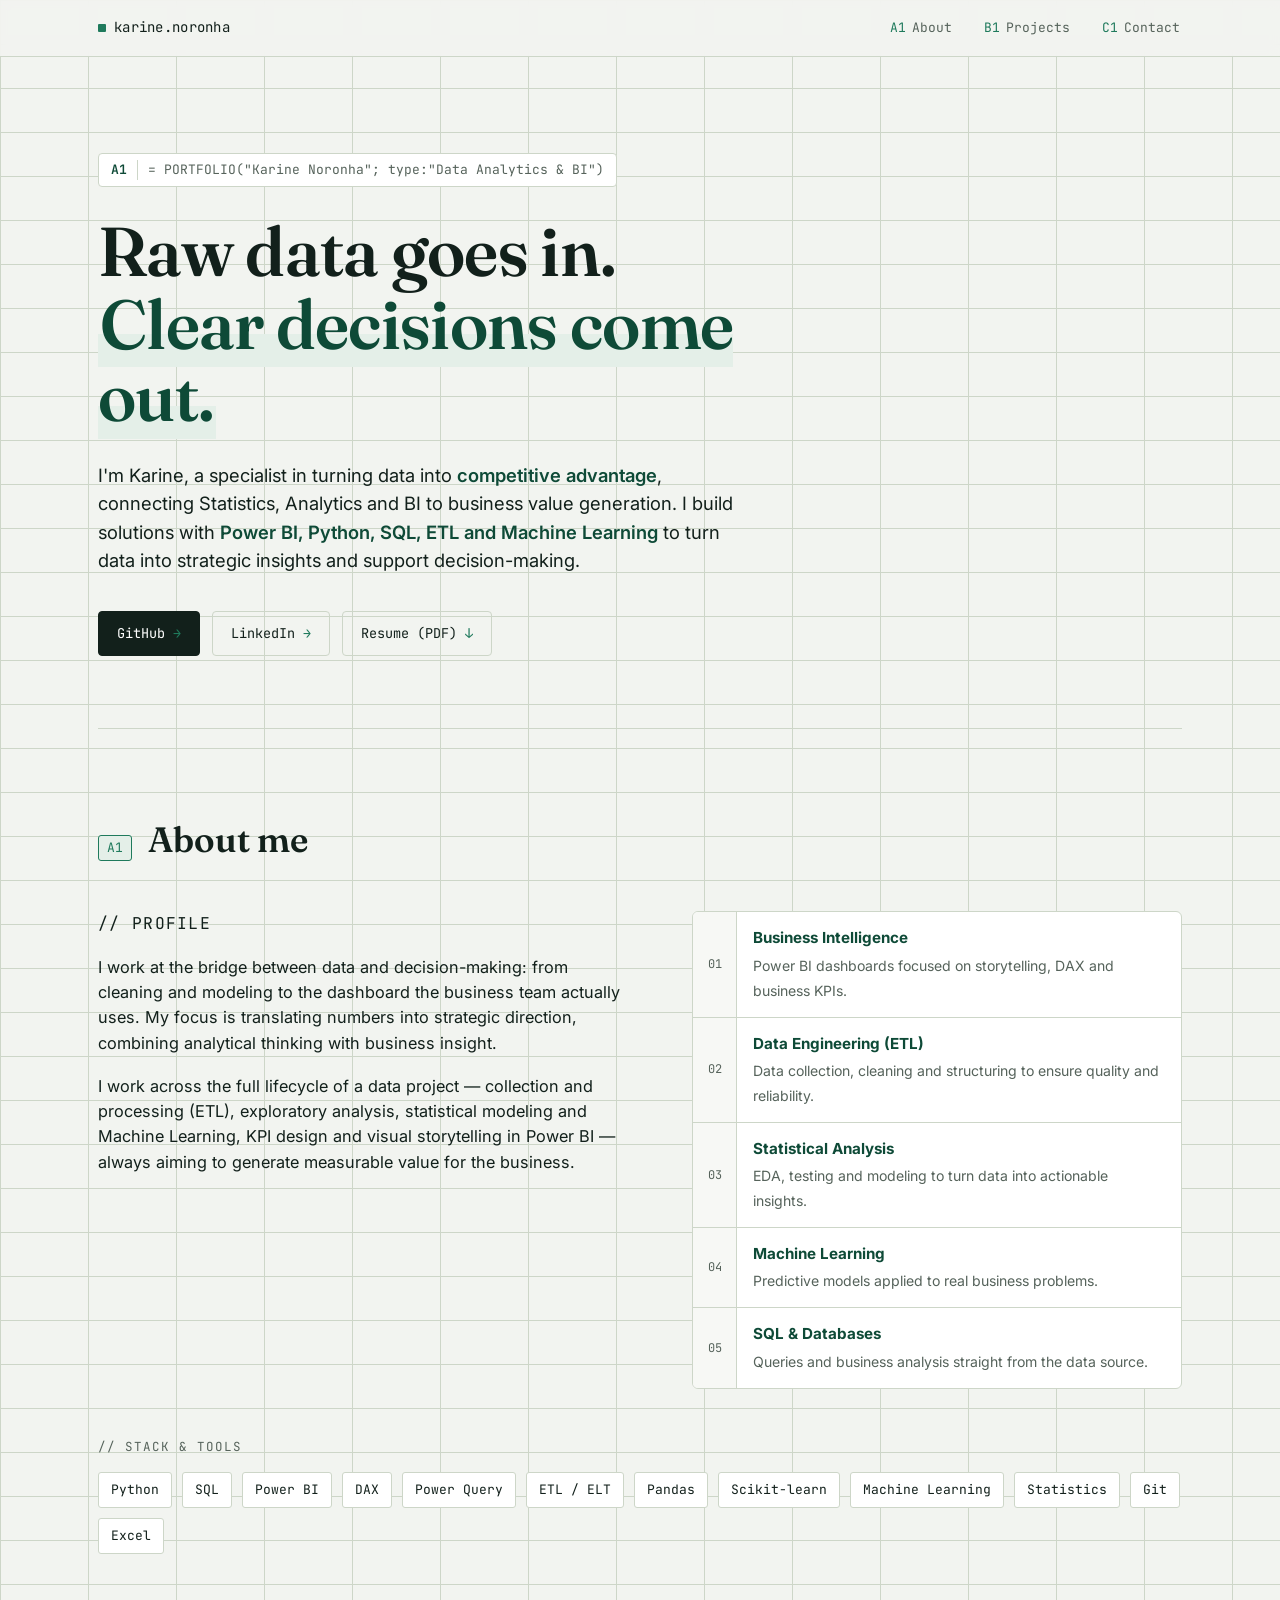
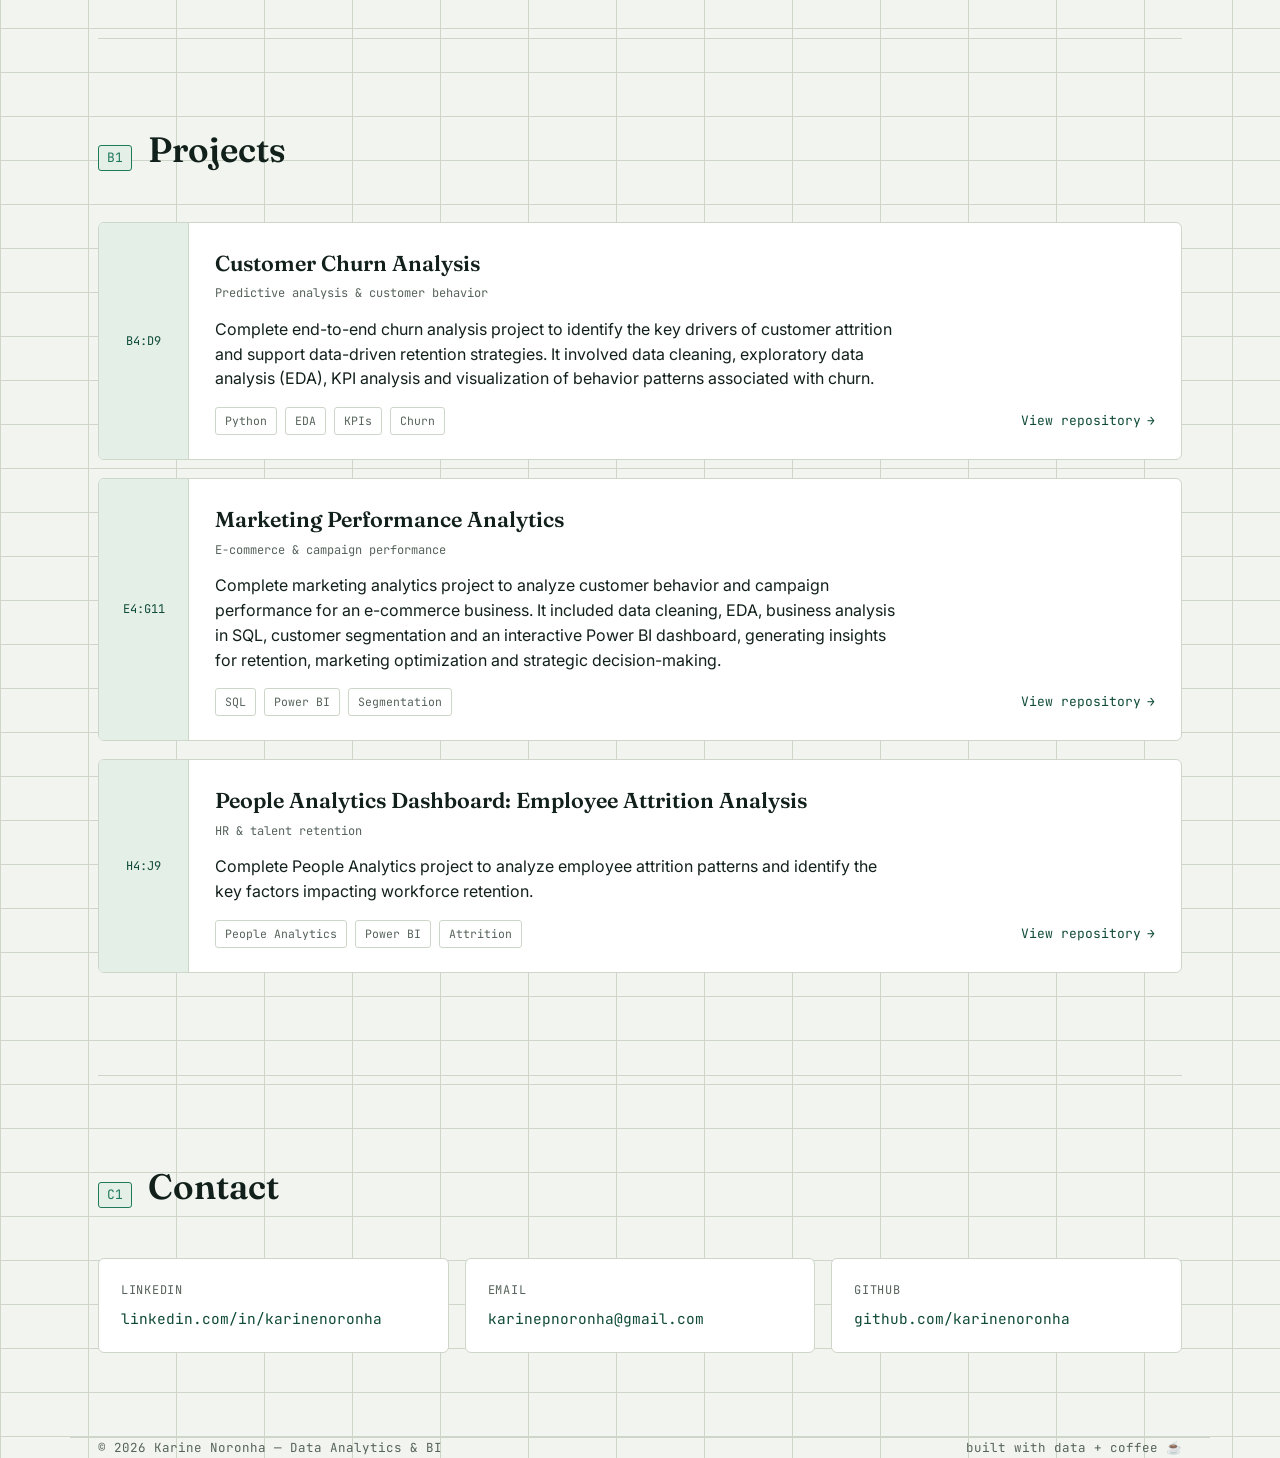
<file: index.html>
<!doctype html>
<html lang="en">
<head>
<meta charset="UTF-8" />
<meta name="viewport" content="width=device-width, initial-scale=1" />
<title>Karine Noronha — Data Analytics &amp; BI</title>
<meta name="description" content="Portfolio of Karine Noronha, data analyst specialized in Power BI, Python, SQL, ETL and Machine Learning." />
<link rel="preconnect" href="https://fonts.googleapis.com">
<link rel="preconnect" href="https://fonts.gstatic.com" crossorigin>
<link href="https://fonts.googleapis.com/css2?family=Fraunces:opsz,wght@9..144,500;9..144,600;9..144,700&family=Inter:wght@400;500;600&family=JetBrains+Mono:wght@400;500;600&display=swap" rel="stylesheet">
<link rel="stylesheet" href="assets/style.css" />
</head>
<body>

<div class="topbar">
  <div class="topbar-inner">
    <div class="brand"><span class="dot"></span>karine.noronha</div>
    <nav class="colheaders">
      <a href="#about"><span class="ref">A1</span>About</a>
      <a href="#projects"><span class="ref">B1</span>Projects</a>
      <a href="#contact"><span class="ref">C1</span>Contact</a>
    </nav>
  </div>
</div>

<main class="wrap">

  <!-- HERO -->
  <section class="hero" style="border-top:none;">
    <div class="formula-bar">
      <span class="cellref">A1</span>
      <span>= PORTFOLIO("Karine Noronha"; type:"Data Analytics &amp; BI")</span>
    </div>
    <h1>Raw data goes in.<br><em>Clear decisions come out.</em></h1>
    <p class="lede">
      I'm Karine, a specialist in turning data into <b>competitive advantage</b>, connecting
      Statistics, Analytics and BI to business value generation. I build solutions with
      <b>Power BI, Python, SQL, ETL and Machine Learning</b> to turn data into
      strategic insights and support decision-making.
    </p>
    <div class="cta-row">
      <a class="btn btn-primary" href="https://github.com/karinenoronha" target="_blank" rel="noopener">
        GitHub <span class="arrow">→</span>
      </a>
      <a class="btn btn-ghost" href="https://www.linkedin.com/in/karinenoronha/" target="_blank" rel="noopener">
        LinkedIn <span class="arrow">→</span>
      </a>
      <a class="btn btn-ghost" href="assets/curriculo-karine-noronha.pdf" download>
        Resume (PDF) <span class="arrow">↓</span>
      </a>
    </div>
  </section>

  <!-- ABOUT -->
  <section id="about">
    <div class="section-head">
      <span class="cellnum">A1</span>
      <h2>About me</h2>
    </div>

    <div class="about-grid">
      <div class="about-text">
        <p class="section-sub">// profile</p>
        <p>
          I work at the bridge between data and decision-making: from cleaning and modeling
          to the dashboard the business team actually uses. My focus is translating numbers
          into strategic direction, combining analytical thinking with business insight.
        </p>
        <p>
          I work across the full lifecycle of a data project — collection and processing (ETL),
          exploratory analysis, statistical modeling and Machine Learning, KPI design and
          visual storytelling in Power BI — always aiming to generate measurable value
          for the business.
        </p>
      </div>

      <div class="skills-table">
        <div class="skills-row">
          <div class="idx">01</div>
          <div class="cell">
            <strong>Business Intelligence</strong>
            <span>Power BI dashboards focused on storytelling, DAX and business KPIs.</span>
          </div>
        </div>
        <div class="skills-row">
          <div class="idx">02</div>
          <div class="cell">
            <strong>Data Engineering (ETL)</strong>
            <span>Data collection, cleaning and structuring to ensure quality and reliability.</span>
          </div>
        </div>
        <div class="skills-row">
          <div class="idx">03</div>
          <div class="cell">
            <strong>Statistical Analysis</strong>
            <span>EDA, testing and modeling to turn data into actionable insights.</span>
          </div>
        </div>
        <div class="skills-row">
          <div class="idx">04</div>
          <div class="cell">
            <strong>Machine Learning</strong>
            <span>Predictive models applied to real business problems.</span>
          </div>
        </div>
        <div class="skills-row">
          <div class="idx">05</div>
          <div class="cell">
            <strong>SQL &amp; Databases</strong>
            <span>Queries and business analysis straight from the data source.</span>
          </div>
        </div>
      </div>
    </div>

    <p class="stack-label">// stack &amp; tools</p>
    <div class="tag-grid">
      <span class="tag">Python</span>
      <span class="tag">SQL</span>
      <span class="tag">Power BI</span>
      <span class="tag">DAX</span>
      <span class="tag">Power Query</span>
      <span class="tag">ETL / ELT</span>
      <span class="tag">Pandas</span>
      <span class="tag">Scikit-learn</span>
      <span class="tag">Machine Learning</span>
      <span class="tag">Statistics</span>
      <span class="tag">Git</span>
      <span class="tag">Excel</span>
    </div>
  </section>

  <!-- PROJECTS -->
  <section id="projects">
    <div class="section-head">
      <span class="cellnum">B1</span>
      <h2>Projects</h2>
    </div>

    <a class="project-row" href="https://github.com/karinenoronha/Customer-Churn-Prediction" target="_blank" rel="noopener">
      <div class="project-range">B4:D9</div>
      <div class="project-body">
        <h3>Customer Churn Analysis</h3>
        <p class="project-kicker">Predictive analysis &amp; customer behavior</p>
        <p class="desc">
          Complete end-to-end churn analysis project to identify the key drivers of
          customer attrition and support data-driven retention strategies.
          It involved data cleaning, exploratory data analysis (EDA), KPI analysis and
          visualization of behavior patterns associated with churn.
        </p>
        <div class="project-foot">
          <div class="tag-row">
            <span class="tag-sm">Python</span>
            <span class="tag-sm">EDA</span>
            <span class="tag-sm">KPIs</span>
            <span class="tag-sm">Churn</span>
          </div>
          <span class="project-link">View repository <span class="arrow">→</span></span>
        </div>
      </div>
    </a>

    <a class="project-row" href="https://github.com/karinenoronha/advertising-sales-linear-regression" target="_blank" rel="noopener">
      <div class="project-range">E4:G11</div>
      <div class="project-body">
        <h3>Marketing Performance Analytics</h3>
        <p class="project-kicker">E-commerce &amp; campaign performance</p>
        <p class="desc">
          Complete marketing analytics project to analyze customer behavior and
          campaign performance for an e-commerce business. It included data cleaning, EDA,
          business analysis in SQL, customer segmentation and an interactive Power BI dashboard,
          generating insights for retention, marketing optimization and strategic decision-making.
        </p>
        <div class="project-foot">
          <div class="tag-row">
            <span class="tag-sm">SQL</span>
            <span class="tag-sm">Power BI</span>
            <span class="tag-sm">Segmentation</span>
          </div>
          <span class="project-link">View repository <span class="arrow">→</span></span>
        </div>
      </div>
    </a>

    <a class="project-row" href="https://github.com/karinenoronha/People-Analytics" target="_blank" rel="noopener">
      <div class="project-range">H4:J9</div>
      <div class="project-body">
        <h3>People Analytics Dashboard: Employee Attrition Analysis</h3>
        <p class="project-kicker">HR &amp; talent retention</p>
        <p class="desc">
          Complete People Analytics project to analyze employee attrition patterns
          and identify the key factors impacting workforce retention.
        </p>
        <div class="project-foot">
          <div class="tag-row">
            <span class="tag-sm">People Analytics</span>
            <span class="tag-sm">Power BI</span>
            <span class="tag-sm">Attrition</span>
          </div>
          <span class="project-link">View repository <span class="arrow">→</span></span>
        </div>
      </div>
    </a>
  </section>

  <!-- CONTACT -->
  <section id="contact">
    <div class="section-head">
      <span class="cellnum">C1</span>
      <h2>Contact</h2>
    </div>

    <div class="contact-grid">
      <a class="contact-card" href="https://www.linkedin.com/in/karinenoronha/" target="_blank" rel="noopener">
        <span class="label">LinkedIn</span>
        <span class="value">linkedin.com/in/karinenoronha</span>
      </a>
      <a class="contact-card" href="mailto:karinepnoronha@gmail.com">
        <span class="label">Email</span>
        <span class="value">karinepnoronha@gmail.com</span>
      </a>
      <a class="contact-card" href="https://github.com/karinenoronha" target="_blank" rel="noopener">
        <span class="label">GitHub</span>
        <span class="value">github.com/karinenoronha</span>
      </a>
    </div>
  </section>

</main>

<footer class="wrap">
  <span>© <span id="year"></span> Karine Noronha — Data Analytics &amp; BI</span>
  <span>built with data + coffee ☕</span>
</footer>

<script src="assets/script.js"></script>
</body>
</html>
</file>
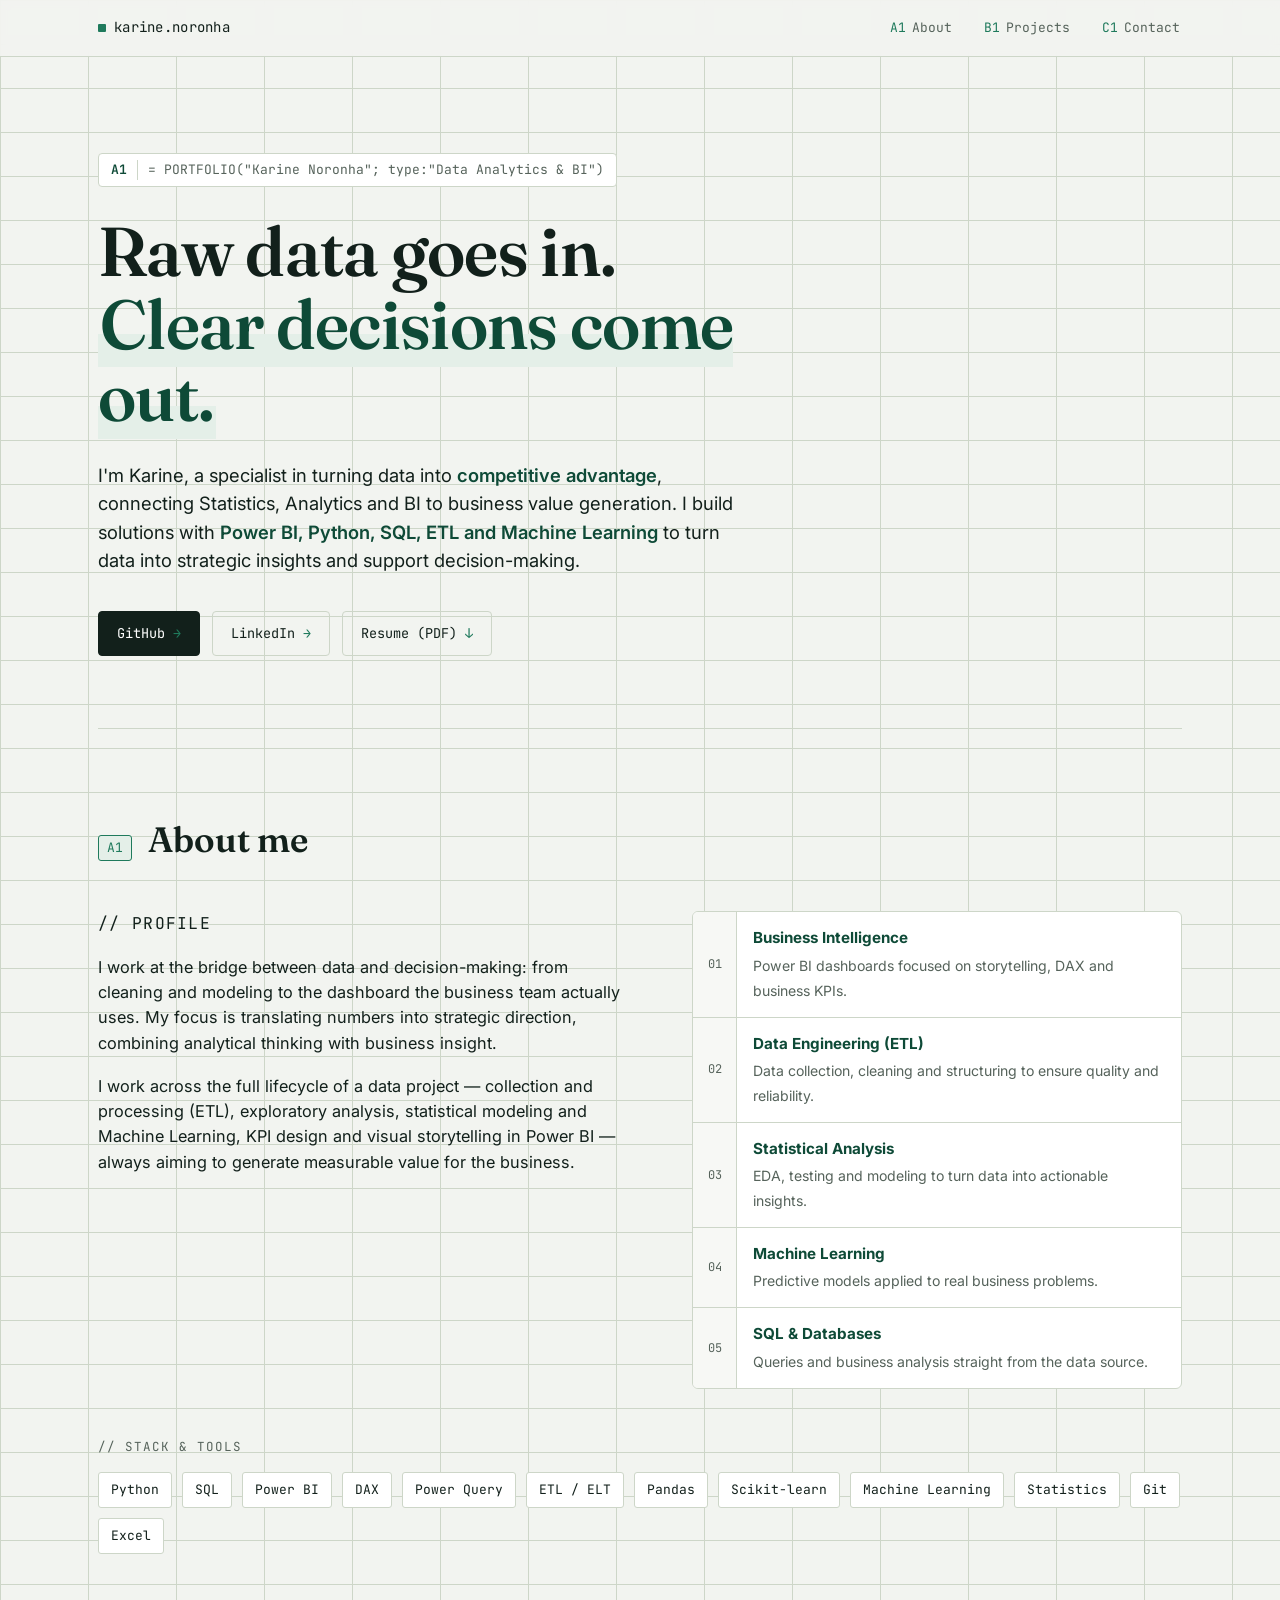
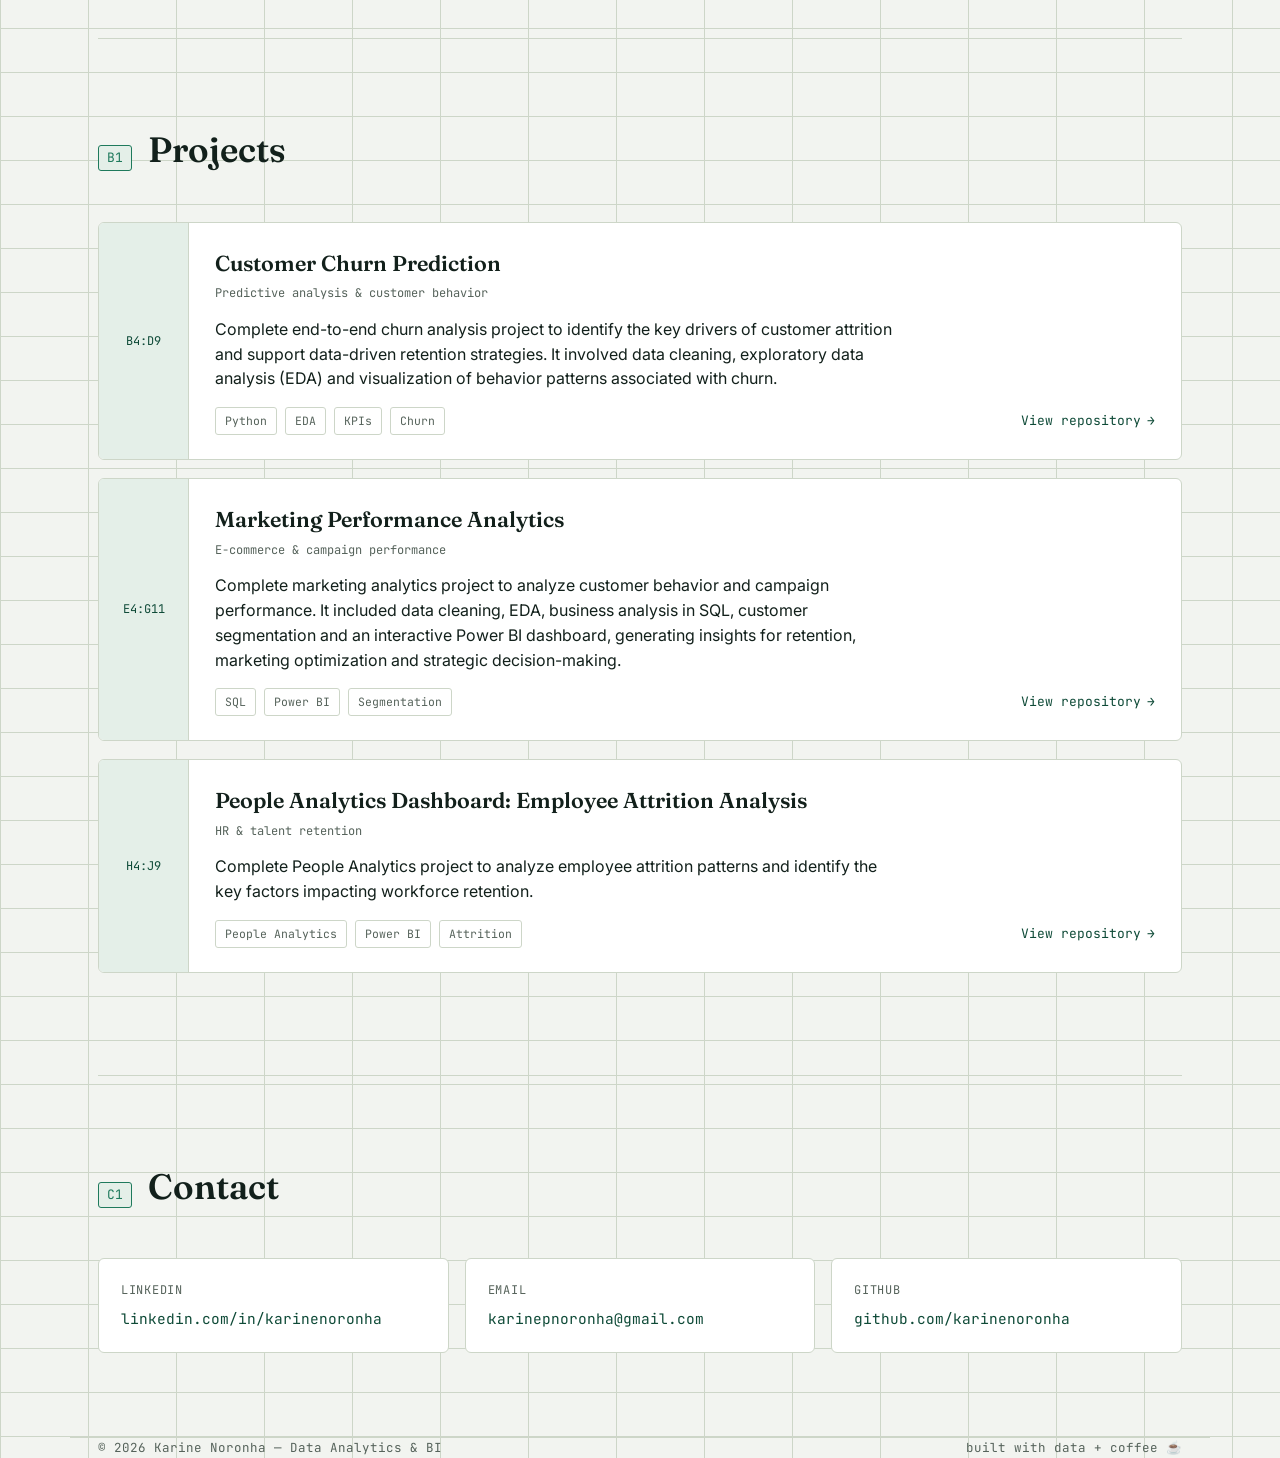
<file: Portifolio/index.html>
<!doctype html>
<html lang="en">
<head>
<meta charset="UTF-8" />
<meta name="viewport" content="width=device-width, initial-scale=1" />
<title>Karine Noronha — Data Analytics &amp; BI</title>
<meta name="description" content="Portfolio of Karine Noronha, data analyst specialized in Power BI, Python, SQL, ETL and Machine Learning." />
<link rel="preconnect" href="https://fonts.googleapis.com">
<link rel="preconnect" href="https://fonts.gstatic.com" crossorigin>
<link href="https://fonts.googleapis.com/css2?family=Fraunces:opsz,wght@9..144,500;9..144,600;9..144,700&family=Inter:wght@400;500;600&family=JetBrains+Mono:wght@400;500;600&display=swap" rel="stylesheet">
<link rel="stylesheet" href="assets/style.css" />
</head>
<body>

<div class="topbar">
  <div class="topbar-inner">
    <div class="brand"><span class="dot"></span>karine.noronha</div>
    <nav class="colheaders">
      <a href="#about"><span class="ref">A1</span>About</a>
      <a href="#projects"><span class="ref">B1</span>Projects</a>
      <a href="#contact"><span class="ref">C1</span>Contact</a>
    </nav>
  </div>
</div>

<main class="wrap">

  <!-- HERO -->
  <section class="hero" style="border-top:none;">
    <div class="formula-bar">
      <span class="cellref">A1</span>
      <span>= PORTFOLIO("Karine Noronha"; type:"Data Analytics &amp; BI")</span>
    </div>
    <h1>Raw data goes in.<br><em>Clear decisions come out.</em></h1>
    <p class="lede">
      I'm Karine, a specialist in turning data into <b>competitive advantage</b>, connecting
      Statistics, Analytics and BI to business value generation. I build solutions with
      <b>Power BI, Python, SQL, ETL and Machine Learning</b> to turn data into
      strategic insights and support decision-making.
    </p>
    <div class="cta-row">
      <a class="btn btn-primary" href="https://github.com/karinenoronha" target="_blank" rel="noopener">
        GitHub <span class="arrow">→</span>
      </a>
      <a class="btn btn-ghost" href="https://www.linkedin.com/in/karinenoronha/" target="_blank" rel="noopener">
        LinkedIn <span class="arrow">→</span>
      </a>
      <a class="btn btn-ghost" href="assets/Karine_Noronha_Data_Scientist_CV.docx.pdf" download>
        Resume (PDF) <span class="arrow">↓</span>
      </a>
    </div>
  </section>

  <!-- ABOUT -->
  <section id="about">
    <div class="section-head">
      <span class="cellnum">A1</span>
      <h2>About me</h2>
    </div>

    <div class="about-grid">
      <div class="about-text">
        <p class="section-sub">// profile</p>
        <p>
          I work at the bridge between data and decision-making: from cleaning and modeling
          to the dashboard the business team actually uses. My focus is translating numbers
          into strategic direction, combining analytical thinking with business insight.
        </p>
        <p>
          I work across the full lifecycle of a data project — collection and processing (ETL),
          exploratory analysis, statistical modeling and Machine Learning, KPI design and
          visual storytelling in Power BI — always aiming to generate measurable value
          for the business.
        </p>
      </div>

      <div class="skills-table">
        <div class="skills-row">
          <div class="idx">01</div>
          <div class="cell">
            <strong>Business Intelligence</strong>
            <span>Power BI dashboards focused on storytelling, DAX and business KPIs.</span>
          </div>
        </div>
        <div class="skills-row">
          <div class="idx">02</div>
          <div class="cell">
            <strong>Data Engineering (ETL)</strong>
            <span>Data collection, cleaning and structuring to ensure quality and reliability.</span>
          </div>
        </div>
        <div class="skills-row">
          <div class="idx">03</div>
          <div class="cell">
            <strong>Statistical Analysis</strong>
            <span>EDA, testing and modeling to turn data into actionable insights.</span>
          </div>
        </div>
        <div class="skills-row">
          <div class="idx">04</div>
          <div class="cell">
            <strong>Machine Learning</strong>
            <span>Predictive models applied to real business problems.</span>
          </div>
        </div>
        <div class="skills-row">
          <div class="idx">05</div>
          <div class="cell">
            <strong>SQL &amp; Databases</strong>
            <span>Queries and business analysis straight from the data source.</span>
          </div>
        </div>
      </div>
    </div>

    <p class="stack-label">// stack &amp; tools</p>
    <div class="tag-grid">
      <span class="tag">Python</span>
      <span class="tag">SQL</span>
      <span class="tag">Power BI</span>
      <span class="tag">DAX</span>
      <span class="tag">Power Query</span>
      <span class="tag">ETL / ELT</span>
      <span class="tag">Pandas</span>
      <span class="tag">Scikit-learn</span>
      <span class="tag">Machine Learning</span>
      <span class="tag">Statistics</span>
      <span class="tag">Git</span>
      <span class="tag">Excel</span>
    </div>
  </section>

  <!-- PROJECTS -->
  <section id="projects">
    <div class="section-head">
      <span class="cellnum">B1</span>
      <h2>Projects</h2>
    </div>

    <a class="project-row" href="https://github.com/karinenoronha/Customer-Churn-Prediction" target="_blank" rel="noopener">
      <div class="project-range">B4:D9</div>
      <div class="project-body">
        <h3>Customer Churn Prediction</h3>
        <p class="project-kicker">Predictive analysis &amp; customer behavior</p>
        <p class="desc">
          Complete end-to-end churn analysis project to identify the key drivers of
          customer attrition and support data-driven retention strategies.
          It involved data cleaning, exploratory data analysis (EDA) and
          visualization of behavior patterns associated with churn.
        </p>
        <div class="project-foot">
          <div class="tag-row">
            <span class="tag-sm">Python</span>
            <span class="tag-sm">EDA</span>
            <span class="tag-sm">KPIs</span>
            <span class="tag-sm">Churn</span>
          </div>
          <span class="project-link">View repository <span class="arrow">→</span></span>
        </div>
      </div>
    </a>

    <a class="project-row" href="https://github.com/karinenoronha/advertising-sales-linear-regression/blob/main/README.md" target="_blank" rel="noopener">
      <div class="project-range">E4:G11</div>
      <div class="project-body">
        <h3>Marketing Performance Analytics</h3>
        <p class="project-kicker">E-commerce &amp; campaign performance</p>
        <p class="desc">
          Complete marketing analytics project to analyze customer behavior and
          campaign performance. It included data cleaning, EDA,
          business analysis in SQL, customer segmentation and an interactive Power BI dashboard,
          generating insights for retention, marketing optimization and strategic decision-making.
        </p>
        <div class="project-foot">
          <div class="tag-row">
            <span class="tag-sm">SQL</span>
            <span class="tag-sm">Power BI</span>
            <span class="tag-sm">Segmentation</span>
          </div>
          <span class="project-link">View repository <span class="arrow">→</span></span>
        </div>
      </div>
    </a>

    <a class="project-row" href="https://github.com/karinenoronha/People-Analytics" target="_blank" rel="noopener">
      <div class="project-range">H4:J9</div>
      <div class="project-body">
        <h3>People Analytics Dashboard: Employee Attrition Analysis</h3>
        <p class="project-kicker">HR &amp; talent retention</p>
        <p class="desc">
          Complete People Analytics project to analyze employee attrition patterns
          and identify the key factors impacting workforce retention.
        </p>
        <div class="project-foot">
          <div class="tag-row">
            <span class="tag-sm">People Analytics</span>
            <span class="tag-sm">Power BI</span>
            <span class="tag-sm">Attrition</span>
          </div>
          <span class="project-link">View repository <span class="arrow">→</span></span>
        </div>
      </div>
    </a>
  </section>

  <!-- CONTACT -->
  <section id="contact">
    <div class="section-head">
      <span class="cellnum">C1</span>
      <h2>Contact</h2>
    </div>

    <div class="contact-grid">
      <a class="contact-card" href="https://www.linkedin.com/in/karinenoronha/" target="_blank" rel="noopener">
        <span class="label">LinkedIn</span>
        <span class="value">linkedin.com/in/karinenoronha</span>
      </a>
      <a class="contact-card" href="mailto:karinepnoronha@gmail.com">
        <span class="label">Email</span>
        <span class="value">karinepnoronha@gmail.com</span>
      </a>
      <a class="contact-card" href="https://github.com/karinenoronha" target="_blank" rel="noopener">
        <span class="label">GitHub</span>
        <span class="value">github.com/karinenoronha</span>
      </a>
    </div>
  </section>

</main>

<footer class="wrap">
  <span>© <span id="year"></span> Karine Noronha — Data Analytics &amp; BI</span>
  <span>built with data + coffee ☕</span>
</footer>

<script src="assets/script.js"></script>
</body>
</html>
</file>
<file: assets/style.css>
/* =========================================================
   Karine Noronha — Portfólio | Data Analytics & BI
   Conceito: "planilha viva" — grade sutil, referências de
   célula (A1, B1, C1...) e verde de "número positivo" como
   assinatura visual, remetendo a Excel / Power BI / SQL.
   ========================================================= */

:root {
  --bg: #f2f4f0;
  --bg-cell: #ffffff;
  --ink: #12201b;
  --muted: #56635b;
  --line: #cdd6c8;
  --accent: #1f7a5c;      /* verde "positivo" */
  --accent-ink: #0e4a37;
  --alert: #c1440e;       /* rust — usado com moderação */
  --accent-soft: #e4efe8;
  --mono: "JetBrains Mono", "IBM Plex Mono", Menlo, Consolas, monospace;
  --serif: "Fraunces", "Iowan Old Style", Georgia, serif;
  --sans: "Inter", -apple-system, "Segoe UI", sans-serif;
  --maxw: 1140px;
}

* { box-sizing: border-box; }

html { scroll-behavior: smooth; }

@media (prefers-reduced-motion: reduce) {
  html { scroll-behavior: auto; }
  * { animation-duration: 0.001ms !important; animation-iteration-count: 1 !important; transition-duration: 0.001ms !important; }
}

body {
  margin: 0;
  background: var(--bg);
  color: var(--ink);
  font-family: var(--sans);
  font-size: 16px;
  line-height: 1.55;
  background-image:
    linear-gradient(var(--line) 1px, transparent 1px),
    linear-gradient(90deg, var(--line) 1px, transparent 1px);
  background-size: 100% 44px, 88px 100%;
  background-attachment: local;
}

a { color: inherit; text-decoration: none; }

::selection { background: var(--accent); color: #fff; }

:focus-visible {
  outline: 2px solid var(--accent-ink);
  outline-offset: 2px;
}

.wrap {
  max-width: var(--maxw);
  margin: 0 auto;
  padding: 0 28px;
}

/* ---------- Header / frozen row ---------- */

.topbar {
  position: sticky;
  top: 0;
  z-index: 50;
  background: rgba(242, 244, 240, 0.92);
  backdrop-filter: blur(6px);
  border-bottom: 1px solid var(--line);
}

.topbar-inner {
  max-width: var(--maxw);
  margin: 0 auto;
  padding: 0 28px;
  display: flex;
  align-items: center;
  justify-content: space-between;
  height: 56px;
}

.brand {
  font-family: var(--mono);
  font-size: 14px;
  letter-spacing: 0.02em;
  display: flex;
  align-items: center;
  gap: 8px;
}

.brand .dot {
  width: 8px; height: 8px;
  background: var(--accent);
  border-radius: 1px;
  display: inline-block;
}

.colheaders {
  display: flex;
  gap: 28px;
  font-family: var(--mono);
  font-size: 13px;
  color: var(--muted);
}

.colheaders a {
  position: relative;
  padding: 4px 2px;
  transition: color 0.15s ease;
}
.colheaders a:hover, .colheaders a:focus-visible { color: var(--accent-ink); }
.colheaders a .ref { color: var(--accent); margin-right: 6px; }

/* ---------- Hero ---------- */

.hero {
  padding: 96px 0 72px;
}

.formula-bar {
  display: inline-flex;
  align-items: center;
  gap: 10px;
  font-family: var(--mono);
  font-size: 13px;
  color: var(--muted);
  border: 1px solid var(--line);
  background: var(--bg-cell);
  padding: 6px 12px;
  border-radius: 4px;
  margin-bottom: 28px;
}
.formula-bar .cellref {
  color: var(--accent-ink);
  font-weight: 600;
  border-right: 1px solid var(--line);
  padding-right: 10px;
}

.hero h1 {
  font-family: var(--serif);
  font-weight: 600;
  font-size: clamp(2.4rem, 5.4vw, 4.4rem);
  line-height: 1.05;
  letter-spacing: -0.01em;
  margin: 0 0 28px;
  max-width: 16ch;
}

.hero h1 em {
  font-style: normal;
  color: var(--accent-ink);
  background: linear-gradient(transparent 62%, var(--accent-soft) 62%);
  padding: 0 2px;
}

.hero p.lede {
  font-size: 1.15rem;
  color: var(--ink);
  max-width: 640px;
  margin: 0 0 36px;
}

.hero p.lede b { color: var(--accent-ink); font-weight: 600; }

.cta-row {
  display: flex;
  flex-wrap: wrap;
  gap: 12px;
}

.btn {
  font-family: var(--mono);
  font-size: 13.5px;
  display: inline-flex;
  align-items: center;
  gap: 8px;
  padding: 11px 18px;
  border-radius: 4px;
  border: 1px solid var(--ink);
  transition: transform 0.12s ease, background 0.15s ease, color 0.15s ease;
}

.btn:hover, .btn:focus-visible { transform: translateY(-1px); }

.btn-primary {
  background: var(--ink);
  color: #fff;
}
.btn-primary:hover { background: var(--accent-ink); border-color: var(--accent-ink); }

.btn-ghost {
  background: transparent;
  color: var(--ink);
  border-color: var(--line);
}
.btn-ghost:hover { border-color: var(--ink); background: var(--bg-cell); }

.btn .arrow { color: var(--accent); }

/* ---------- Section shell ---------- */

section {
  padding: 84px 0;
  border-top: 1px solid var(--line);
}

.section-head {
  display: flex;
  align-items: baseline;
  gap: 16px;
  margin-bottom: 44px;
}

.cellnum {
  font-family: var(--mono);
  font-size: 13px;
  color: var(--accent);
  background: var(--accent-soft);
  border: 1px solid var(--accent);
  padding: 2px 8px;
  border-radius: 3px;
  white-space: nowrap;
}

.section-head h2 {
  font-family: var(--serif);
  font-size: clamp(1.6rem, 3vw, 2.2rem);
  margin: 0;
  font-weight: 600;
}

.section-sub {
  font-family: var(--mono);
  font-size: 12.5px;
  color: var(--muted);
  text-transform: uppercase;
  letter-spacing: 0.08em;
  margin: 0 0 10px;
}

/* ---------- Sobre / competências ---------- */

.about-grid {
  display: grid;
  grid-template-columns: 1.1fr 1fr;
  gap: 56px;
  align-items: start;
}

.about-text p { color: var(--ink); font-size: 1.02rem; margin: 0 0 18px; }
.about-text p:last-child { margin-bottom: 0; }

.skills-table {
  border: 1px solid var(--line);
  border-radius: 6px;
  overflow: hidden;
  background: var(--bg-cell);
}

.skills-row {
  display: grid;
  grid-template-columns: 44px 1fr;
  border-bottom: 1px solid var(--line);
}
.skills-row:last-child { border-bottom: none; }

.skills-row .idx {
  font-family: var(--mono);
  font-size: 12px;
  color: var(--muted);
  background: #f7f8f5;
  border-right: 1px solid var(--line);
  display: flex;
  align-items: center;
  justify-content: center;
}

.skills-row .cell {
  padding: 14px 16px;
}

.skills-row .cell strong {
  display: block;
  font-size: 0.95rem;
  color: var(--accent-ink);
  margin-bottom: 3px;
}

.skills-row .cell span {
  font-size: 0.88rem;
  color: var(--muted);
}

.skills-row:hover { background: var(--accent-soft); }

/* ---------- Stack tags ---------- */

.stack-label {
  font-family: var(--mono);
  font-size: 12.5px;
  color: var(--muted);
  text-transform: uppercase;
  letter-spacing: 0.08em;
  margin: 48px 0 16px;
}

.tag-grid {
  display: flex;
  flex-wrap: wrap;
  gap: 10px;
}

.tag {
  font-family: var(--mono);
  font-size: 13px;
  padding: 7px 12px;
  border: 1px solid var(--line);
  border-radius: 3px;
  background: var(--bg-cell);
  color: var(--ink);
}

/* ---------- Projetos ---------- */

.project-row {
  display: grid;
  grid-template-columns: 90px 1fr;
  border: 1px solid var(--line);
  background: var(--bg-cell);
  border-radius: 6px;
  margin-bottom: 18px;
  overflow: hidden;
  transition: border-color 0.15s ease, box-shadow 0.15s ease;
}

.project-row:hover, .project-row:focus-within {
  border-color: var(--accent);
  box-shadow: 0 4px 18px rgba(31, 122, 92, 0.12);
}

.project-range {
  font-family: var(--mono);
  font-size: 12px;
  color: var(--accent-ink);
  background: var(--accent-soft);
  border-right: 1px solid var(--line);
  display: flex;
  align-items: center;
  justify-content: center;
  text-align: center;
  padding: 12px 6px;
}

.project-body {
  padding: 24px 26px;
}

.project-body h3 {
  font-family: var(--serif);
  font-size: 1.35rem;
  margin: 0 0 4px;
  font-weight: 600;
}

.project-kicker {
  font-family: var(--mono);
  font-size: 12px;
  color: var(--muted);
  margin: 0 0 14px;
}

.project-body p.desc {
  margin: 0 0 16px;
  color: var(--ink);
  max-width: 68ch;
}

.project-foot {
  display: flex;
  align-items: center;
  justify-content: space-between;
  flex-wrap: wrap;
  gap: 12px;
}

.tag-row {
  display: flex;
  gap: 8px;
  flex-wrap: wrap;
}

.tag-sm {
  font-family: var(--mono);
  font-size: 11.5px;
  padding: 4px 9px;
  border: 1px solid var(--line);
  border-radius: 3px;
  color: var(--muted);
}

.project-link {
  font-family: var(--mono);
  font-size: 13px;
  color: var(--accent-ink);
  display: inline-flex;
  align-items: center;
  gap: 6px;
  white-space: nowrap;
}
.project-link .arrow { transition: transform 0.15s ease; }
.project-row:hover .project-link .arrow { transform: translateX(3px); }

/* ---------- Contato ---------- */

.contact-grid {
  display: grid;
  grid-template-columns: repeat(3, 1fr);
  gap: 16px;
}

.contact-card {
  border: 1px solid var(--line);
  background: var(--bg-cell);
  border-radius: 6px;
  padding: 22px;
  display: flex;
  flex-direction: column;
  gap: 8px;
  transition: border-color 0.15s ease, transform 0.15s ease;
}

.contact-card:hover { border-color: var(--accent); transform: translateY(-2px); }

.contact-card .label {
  font-family: var(--mono);
  font-size: 12px;
  color: var(--muted);
  text-transform: uppercase;
  letter-spacing: 0.06em;
}

.contact-card .value {
  font-family: var(--mono);
  font-size: 14.5px;
  color: var(--accent-ink);
  word-break: break-word;
}

/* ---------- Footer ---------- */

footer {
  padding: 32px 0 48px;
  border-top: 1px solid var(--line);
  display: flex;
  justify-content: space-between;
  align-items: center;
  flex-wrap: wrap;
  gap: 12px;
  font-family: var(--mono);
  font-size: 12.5px;
  color: var(--muted);
}

/* ---------- Responsive ---------- */

@media (max-width: 860px) {
  .about-grid { grid-template-columns: 1fr; gap: 36px; }
  .contact-grid { grid-template-columns: 1fr; }
  .colheaders { gap: 16px; }
  .project-row { grid-template-columns: 56px 1fr; }
  .hero { padding: 72px 0 56px; }
}

@media (max-width: 560px) {
  .colheaders { display: none; }
  section { padding: 56px 0; }
  .project-range { font-size: 10px; }
}
</file>
<file: Portifolio/assets/style.css>
/* =========================================================
   Karine Noronha — Portfólio | Data Analytics & BI
   Conceito: "planilha viva" — grade sutil, referências de
   célula (A1, B1, C1...) e verde de "número positivo" como
   assinatura visual, remetendo a Excel / Power BI / SQL.
   ========================================================= */

:root {
  --bg: #f2f4f0;
  --bg-cell: #ffffff;
  --ink: #12201b;
  --muted: #56635b;
  --line: #cdd6c8;
  --accent: #1f7a5c;      /* verde "positivo" */
  --accent-ink: #0e4a37;
  --alert: #c1440e;       /* rust — usado com moderação */
  --accent-soft: #e4efe8;
  --mono: "JetBrains Mono", "IBM Plex Mono", Menlo, Consolas, monospace;
  --serif: "Fraunces", "Iowan Old Style", Georgia, serif;
  --sans: "Inter", -apple-system, "Segoe UI", sans-serif;
  --maxw: 1140px;
}

* { box-sizing: border-box; }

html { scroll-behavior: smooth; }

@media (prefers-reduced-motion: reduce) {
  html { scroll-behavior: auto; }
  * { animation-duration: 0.001ms !important; animation-iteration-count: 1 !important; transition-duration: 0.001ms !important; }
}

body {
  margin: 0;
  background: var(--bg);
  color: var(--ink);
  font-family: var(--sans);
  font-size: 16px;
  line-height: 1.55;
  background-image:
    linear-gradient(var(--line) 1px, transparent 1px),
    linear-gradient(90deg, var(--line) 1px, transparent 1px);
  background-size: 100% 44px, 88px 100%;
  background-attachment: local;
}

a { color: inherit; text-decoration: none; }

::selection { background: var(--accent); color: #fff; }

:focus-visible {
  outline: 2px solid var(--accent-ink);
  outline-offset: 2px;
}

.wrap {
  max-width: var(--maxw);
  margin: 0 auto;
  padding: 0 28px;
}

/* ---------- Header / frozen row ---------- */

.topbar {
  position: sticky;
  top: 0;
  z-index: 50;
  background: rgba(242, 244, 240, 0.92);
  backdrop-filter: blur(6px);
  border-bottom: 1px solid var(--line);
}

.topbar-inner {
  max-width: var(--maxw);
  margin: 0 auto;
  padding: 0 28px;
  display: flex;
  align-items: center;
  justify-content: space-between;
  height: 56px;
}

.brand {
  font-family: var(--mono);
  font-size: 14px;
  letter-spacing: 0.02em;
  display: flex;
  align-items: center;
  gap: 8px;
}

.brand .dot {
  width: 8px; height: 8px;
  background: var(--accent);
  border-radius: 1px;
  display: inline-block;
}

.colheaders {
  display: flex;
  gap: 28px;
  font-family: var(--mono);
  font-size: 13px;
  color: var(--muted);
}

.colheaders a {
  position: relative;
  padding: 4px 2px;
  transition: color 0.15s ease;
}
.colheaders a:hover, .colheaders a:focus-visible { color: var(--accent-ink); }
.colheaders a .ref { color: var(--accent); margin-right: 6px; }

/* ---------- Hero ---------- */

.hero {
  padding: 96px 0 72px;
}

.formula-bar {
  display: inline-flex;
  align-items: center;
  gap: 10px;
  font-family: var(--mono);
  font-size: 13px;
  color: var(--muted);
  border: 1px solid var(--line);
  background: var(--bg-cell);
  padding: 6px 12px;
  border-radius: 4px;
  margin-bottom: 28px;
}
.formula-bar .cellref {
  color: var(--accent-ink);
  font-weight: 600;
  border-right: 1px solid var(--line);
  padding-right: 10px;
}

.hero h1 {
  font-family: var(--serif);
  font-weight: 600;
  font-size: clamp(2.4rem, 5.4vw, 4.4rem);
  line-height: 1.05;
  letter-spacing: -0.01em;
  margin: 0 0 28px;
  max-width: 16ch;
}

.hero h1 em {
  font-style: normal;
  color: var(--accent-ink);
  background: linear-gradient(transparent 62%, var(--accent-soft) 62%);
  padding: 0 2px;
}

.hero p.lede {
  font-size: 1.15rem;
  color: var(--ink);
  max-width: 640px;
  margin: 0 0 36px;
}

.hero p.lede b { color: var(--accent-ink); font-weight: 600; }

.cta-row {
  display: flex;
  flex-wrap: wrap;
  gap: 12px;
}

.btn {
  font-family: var(--mono);
  font-size: 13.5px;
  display: inline-flex;
  align-items: center;
  gap: 8px;
  padding: 11px 18px;
  border-radius: 4px;
  border: 1px solid var(--ink);
  transition: transform 0.12s ease, background 0.15s ease, color 0.15s ease;
}

.btn:hover, .btn:focus-visible { transform: translateY(-1px); }

.btn-primary {
  background: var(--ink);
  color: #fff;
}
.btn-primary:hover { background: var(--accent-ink); border-color: var(--accent-ink); }

.btn-ghost {
  background: transparent;
  color: var(--ink);
  border-color: var(--line);
}
.btn-ghost:hover { border-color: var(--ink); background: var(--bg-cell); }

.btn .arrow { color: var(--accent); }

/* ---------- Section shell ---------- */

section {
  padding: 84px 0;
  border-top: 1px solid var(--line);
}

.section-head {
  display: flex;
  align-items: baseline;
  gap: 16px;
  margin-bottom: 44px;
}

.cellnum {
  font-family: var(--mono);
  font-size: 13px;
  color: var(--accent);
  background: var(--accent-soft);
  border: 1px solid var(--accent);
  padding: 2px 8px;
  border-radius: 3px;
  white-space: nowrap;
}

.section-head h2 {
  font-family: var(--serif);
  font-size: clamp(1.6rem, 3vw, 2.2rem);
  margin: 0;
  font-weight: 600;
}

.section-sub {
  font-family: var(--mono);
  font-size: 12.5px;
  color: var(--muted);
  text-transform: uppercase;
  letter-spacing: 0.08em;
  margin: 0 0 10px;
}

/* ---------- Sobre / competências ---------- */

.about-grid {
  display: grid;
  grid-template-columns: 1.1fr 1fr;
  gap: 56px;
  align-items: start;
}

.about-text p { color: var(--ink); font-size: 1.02rem; margin: 0 0 18px; }
.about-text p:last-child { margin-bottom: 0; }

.skills-table {
  border: 1px solid var(--line);
  border-radius: 6px;
  overflow: hidden;
  background: var(--bg-cell);
}

.skills-row {
  display: grid;
  grid-template-columns: 44px 1fr;
  border-bottom: 1px solid var(--line);
}
.skills-row:last-child { border-bottom: none; }

.skills-row .idx {
  font-family: var(--mono);
  font-size: 12px;
  color: var(--muted);
  background: #f7f8f5;
  border-right: 1px solid var(--line);
  display: flex;
  align-items: center;
  justify-content: center;
}

.skills-row .cell {
  padding: 14px 16px;
}

.skills-row .cell strong {
  display: block;
  font-size: 0.95rem;
  color: var(--accent-ink);
  margin-bottom: 3px;
}

.skills-row .cell span {
  font-size: 0.88rem;
  color: var(--muted);
}

.skills-row:hover { background: var(--accent-soft); }

/* ---------- Stack tags ---------- */

.stack-label {
  font-family: var(--mono);
  font-size: 12.5px;
  color: var(--muted);
  text-transform: uppercase;
  letter-spacing: 0.08em;
  margin: 48px 0 16px;
}

.tag-grid {
  display: flex;
  flex-wrap: wrap;
  gap: 10px;
}

.tag {
  font-family: var(--mono);
  font-size: 13px;
  padding: 7px 12px;
  border: 1px solid var(--line);
  border-radius: 3px;
  background: var(--bg-cell);
  color: var(--ink);
}

/* ---------- Projetos ---------- */

.project-row {
  display: grid;
  grid-template-columns: 90px 1fr;
  border: 1px solid var(--line);
  background: var(--bg-cell);
  border-radius: 6px;
  margin-bottom: 18px;
  overflow: hidden;
  transition: border-color 0.15s ease, box-shadow 0.15s ease;
}

.project-row:hover, .project-row:focus-within {
  border-color: var(--accent);
  box-shadow: 0 4px 18px rgba(31, 122, 92, 0.12);
}

.project-range {
  font-family: var(--mono);
  font-size: 12px;
  color: var(--accent-ink);
  background: var(--accent-soft);
  border-right: 1px solid var(--line);
  display: flex;
  align-items: center;
  justify-content: center;
  text-align: center;
  padding: 12px 6px;
}

.project-body {
  padding: 24px 26px;
}

.project-body h3 {
  font-family: var(--serif);
  font-size: 1.35rem;
  margin: 0 0 4px;
  font-weight: 600;
}

.project-kicker {
  font-family: var(--mono);
  font-size: 12px;
  color: var(--muted);
  margin: 0 0 14px;
}

.project-body p.desc {
  margin: 0 0 16px;
  color: var(--ink);
  max-width: 68ch;
}

.project-foot {
  display: flex;
  align-items: center;
  justify-content: space-between;
  flex-wrap: wrap;
  gap: 12px;
}

.tag-row {
  display: flex;
  gap: 8px;
  flex-wrap: wrap;
}

.tag-sm {
  font-family: var(--mono);
  font-size: 11.5px;
  padding: 4px 9px;
  border: 1px solid var(--line);
  border-radius: 3px;
  color: var(--muted);
}

.project-link {
  font-family: var(--mono);
  font-size: 13px;
  color: var(--accent-ink);
  display: inline-flex;
  align-items: center;
  gap: 6px;
  white-space: nowrap;
}
.project-link .arrow { transition: transform 0.15s ease; }
.project-row:hover .project-link .arrow { transform: translateX(3px); }

/* ---------- Contato ---------- */

.contact-grid {
  display: grid;
  grid-template-columns: repeat(3, 1fr);
  gap: 16px;
}

.contact-card {
  border: 1px solid var(--line);
  background: var(--bg-cell);
  border-radius: 6px;
  padding: 22px;
  display: flex;
  flex-direction: column;
  gap: 8px;
  transition: border-color 0.15s ease, transform 0.15s ease;
}

.contact-card:hover { border-color: var(--accent); transform: translateY(-2px); }

.contact-card .label {
  font-family: var(--mono);
  font-size: 12px;
  color: var(--muted);
  text-transform: uppercase;
  letter-spacing: 0.06em;
}

.contact-card .value {
  font-family: var(--mono);
  font-size: 14.5px;
  color: var(--accent-ink);
  word-break: break-word;
}

/* ---------- Footer ---------- */

footer {
  padding: 32px 0 48px;
  border-top: 1px solid var(--line);
  display: flex;
  justify-content: space-between;
  align-items: center;
  flex-wrap: wrap;
  gap: 12px;
  font-family: var(--mono);
  font-size: 12.5px;
  color: var(--muted);
}

/* ---------- Responsive ---------- */

@media (max-width: 860px) {
  .about-grid { grid-template-columns: 1fr; gap: 36px; }
  .contact-grid { grid-template-columns: 1fr; }
  .colheaders { gap: 16px; }
  .project-row { grid-template-columns: 56px 1fr; }
  .hero { padding: 72px 0 56px; }
}

@media (max-width: 560px) {
  .colheaders { display: none; }
  section { padding: 56px 0; }
  .project-range { font-size: 10px; }
}
</file>
